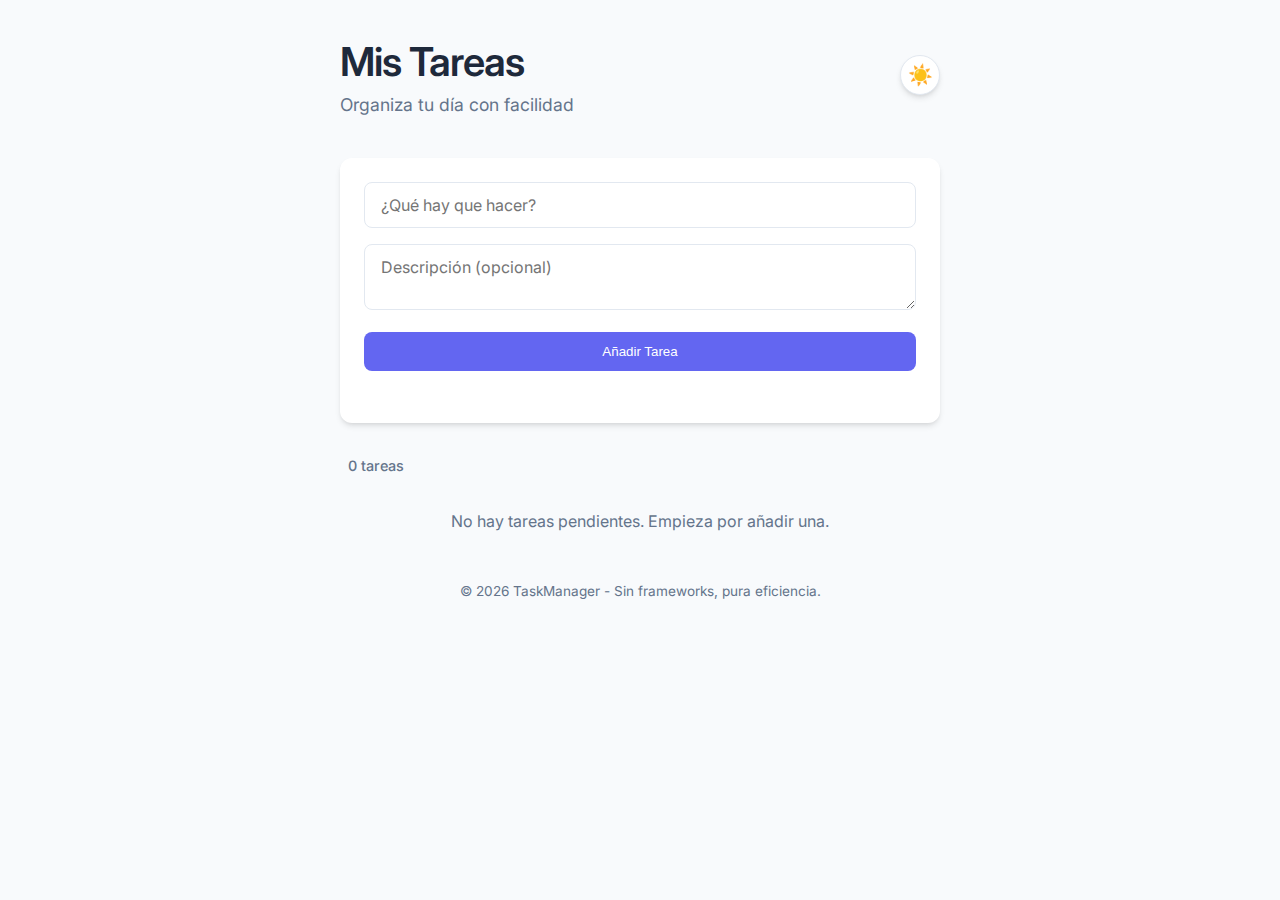
<file: index.html>
<!DOCTYPE html>
<html lang="es">

<head>
    <meta charset="UTF-8">
    <meta name="viewport" content="width=device-width, initial-scale=1.0">
    <title>Gestor de Tareas | Minimalist CRUD</title>
    <meta name="description" content="Un gestor de tareas simple, rápido y elegante construido con JavaScript puro.">
    <link rel="stylesheet" href="style.css">
    <link rel="preconnect" href="https://fonts.googleapis.com">
    <link rel="preconnect" href="https://fonts.gstatic.com" crossorigin>
    <link href="https://fonts.googleapis.com/css2?family=Inter:wght@300;400;500;600&display=swap" rel="stylesheet">
</head>

<body>
    <div class="container">
        <header>
            <div class="header-content">
                <h1>Mis Tareas</h1>
                <p class="subtitle">Organiza tu día con facilidad</p>
            </div>
            <button id="theme-toggle" class="theme-toggle" aria-label="Cambiar tema">
                <span class="sun-icon">☀️</span>
                <span class="moon-icon">🌙</span>
            </button>
        </header>

        <main>
            <section class="task-form-container">
                <form id="task-form" class="task-form outline-none">
                    <div class="form-group">
                        <input type="text" id="task-title" placeholder="¿Qué hay que hacer?" required
                            autocomplete="off">
                    </div>
                    <div class="form-group">
                        <textarea id="task-description" placeholder="Descripción (opcional)" rows="2"></textarea>
                    </div>
                    <button type="submit" id="submit-btn" class="btn-primary">Añadir Tarea</button>
                    <div id="form-feedback" class="feedback"></div>
                </form>
            </section>

            <section class="task-list-container">
                <div class="list-header">
                    <span id="task-count">0 tareas</span>
                    <div class="filters">
                        <!-- Future expansion: filters could go here -->
                    </div>
                </div>
                <ul id="task-list" class="task-list">
                    <!-- Tasks will be injected here -->
                </ul>
            </section>
        </main>

        <footer>
            <p>&copy; 2026 TaskManager - Sin frameworks, pura eficiencia.</p>
        </footer>
    </div>

    <!-- Edit Modal -->
    <div id="edit-modal" class="modal">
        <div class="modal-content">
            <h2>Editar Tarea</h2>
            <form id="edit-form">
                <input type="hidden" id="edit-task-id">
                <div class="form-group">
                    <label for="edit-title">Título</label>
                    <input type="text" id="edit-title" required>
                </div>
                <div class="form-group">
                    <label for="edit-description">Descripción</label>
                    <textarea id="edit-description" rows="3"></textarea>
                </div>
                <div class="modal-actions">
                    <button type="button" class="btn-secondary" id="close-modal">Cancelar</button>
                    <button type="submit" class="btn-primary">Guardar Cambios</button>
                </div>
            </form>
        </div>
    </div>

    <!-- Delete Confirmation Modal (Native-like implementation) -->
    <div id="confirm-modal" class="modal">
        <div class="modal-content confirm-box">
            <h3>¿Eliminar tarea?</h3>
            <p>Esta acción no se puede deshacer.</p>
            <div class="modal-actions">
                <button class="btn-secondary" id="cancel-delete">Cancelar</button>
                <button class="btn-danger" id="confirm-delete">Eliminar</button>
            </div>
        </div>
    </div>

    <script src="app.js" type="module"></script>
</body>

</html>
</file>
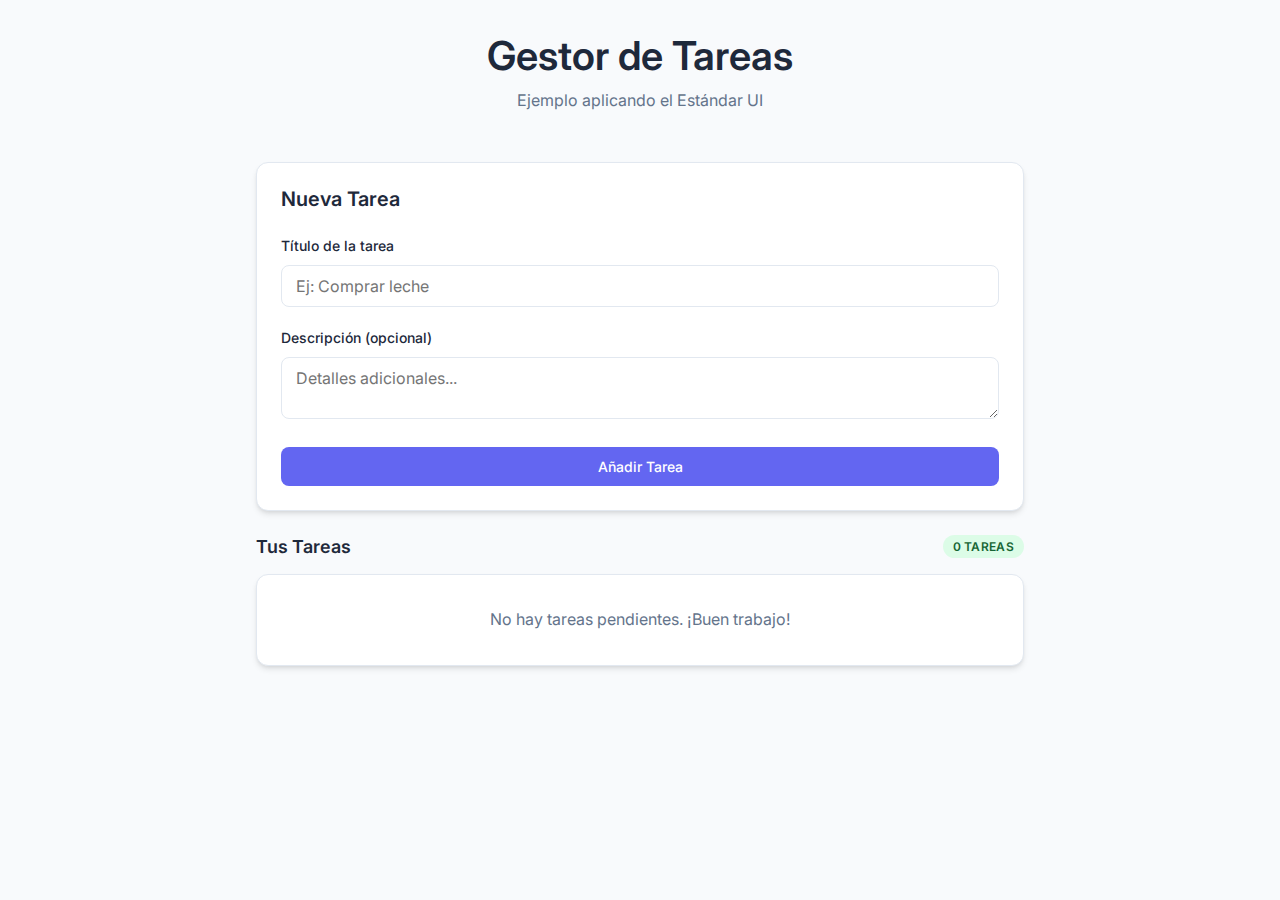
<file: example/index.html>
<!DOCTYPE html>
<html lang="es">

<head>
    <meta charset="UTF-8">
    <meta name="viewport" content="width=device-width, initial-scale=1.0">
    <title>Estándar UI | CRUD Ejemplo</title>
    <!-- Google Fonts -->
    <link rel="preconnect" href="https://fonts.googleapis.com">
    <link rel="preconnect" href="https://fonts.gstatic.com" crossorigin>
    <link href="https://fonts.googleapis.com/css2?family=Inter:wght@400;500;600&display=swap" rel="stylesheet">
    <!-- UI Standards Base -->
    <link rel="stylesheet" href="../ui-standards-base.css">
    <style>
        .header {
            text-align: center;
            margin-bottom: 3rem;
        }

        .header__title {
            font-size: 2.5rem;
            color: var(--ui-text);
            margin-bottom: 0.5rem;
        }

        .header__subtitle {
            color: var(--ui-text-light);
        }

        .task-item {
            display: flex;
            justify-content: space-between;
            align-items: center;
            padding: 1rem;
            border-bottom: 1px solid var(--ui-border);
        }

        .task-item:last-child {
            border-bottom: none;
        }

        .task-item__content {
            flex: 1;
        }

        .task-item__title {
            font-weight: 500;
            display: block;
        }

        .task-item__desc {
            font-size: 0.875rem;
            color: var(--ui-text-light);
        }

        .task-item__actions {
            display: flex;
            gap: 0.5rem;
        }
    </style>
</head>

<body>
    <div class="l-container">
        <header class="header">
            <h1 class="header__title">Gestor de Tareas</h1>
            <p class="header__subtitle">Ejemplo aplicando el Estándar UI</p>
        </header>

        <main>
            <!-- Form Card -->
            <section class="c-card">
                <h2 style="margin-bottom: 1.5rem; font-size: 1.25rem;">Nueva Tarea</h2>
                <form id="task-form">
                    <div class="form-group">
                        <label for="task-title" class="form-label">Título de la tarea</label>
                        <input type="text" id="task-title" class="c-input" placeholder="Ej: Comprar leche" required>
                    </div>
                    <div class="form-group">
                        <label for="task-desc" class="form-label">Descripción (opcional)</label>
                        <textarea id="task-desc" class="c-textarea" rows="2"
                            placeholder="Detalles adicionales..."></textarea>
                    </div>
                    <button type="submit" class="c-button c-button--primary" style="width: 100%;">
                        <span>Añadir Tarea</span>
                    </button>
                </form>
            </section>

            <!-- List Section -->
            <section>
                <div style="display: flex; justify-content: space-between; align-items: center; margin-bottom: 1rem;">
                    <h2 style="font-size: 1.125rem;">Tus Tareas</h2>
                    <span id="task-count" class="c-badge c-badge--success">0 tareas</span>
                </div>
                <div id="task-list-container" class="c-card" style="padding: 0;">
                    <div id="empty-state" style="padding: 2rem; text-align: center; color: var(--ui-text-light);">
                        No hay tareas pendientes. ¡Buen trabajo!
                    </div>
                    <div id="task-list"></div>
                </div>
            </section>
        </main>
    </div>

    <!-- Edit Modal -->
    <div id="edit-modal" class="c-modal">
        <div class="c-modal__content">
            <div class="c-modal__header">
                <h3>Editar Tarea</h3>
            </div>
            <form id="edit-form">
                <div class="c-modal__body">
                    <input type="hidden" id="edit-id">
                    <div class="form-group">
                        <label for="edit-title" class="form-label">Título</label>
                        <input type="text" id="edit-title" class="c-input" required>
                    </div>
                    <div class="form-group">
                        <label for="edit-desc" class="form-label">Descripción</label>
                        <textarea id="edit-desc" class="c-textarea" rows="3"></textarea>
                    </div>
                </div>
                <div class="c-modal__footer">
                    <button type="button" class="c-button c-button--secondary" id="close-modal">Cancelar</button>
                    <button type="submit" class="c-button c-button--primary">Guardar Cambios</button>
                </div>
            </form>
        </div>
    </div>

    <script src="app.js" type="module"></script>
</body>

</html>
</file>
<file: style.css>
:root {
    --primary: #6366f1;
    --primary-hover: #4f46e5;
    --bg-main: #f8fafc;
    --bg-card: #ffffff;
    --text-main: #1e293b;
    --text-muted: #64748b;
    --border: #e2e8f0;
    --success: #22c55e;
    --danger: #ef4444;
    --radius: 12px;
    --shadow: 0 4px 6px -1px rgb(0 0 0 / 0.1), 0 2px 4px -2px rgb(0 0 0 / 0.1);
    --shadow-lg: 0 10px 15px -3px rgb(0 0 0 / 0.1), 0 4px 6px -4px rgb(0 0 0 / 0.1);

    /* Transitions */
    --transition-speed: 0.3s;
}

[data-theme="dark"] {
    --bg-main: #0f172a;
    --bg-card: #1e293b;
    --text-main: #f8fafc;
    --text-muted: #94a3b8;
    --border: #334155;
    --shadow: 0 4px 6px -1px rgb(0 0 0 / 0.5);
    --shadow-lg: 0 10px 15px -3px rgb(0 0 0 / 0.5);
}

* {
    margin: 0;
    padding: 0;
    box-sizing: border-box;
}

body {
    font-family: 'Inter', system-ui, -apple-system, sans-serif;
    background-color: var(--bg-main);
    color: var(--text-main);
    line-height: 1.5;
    display: flex;
    justify-content: center;
    padding: 2rem 1rem;
    min-height: 100vh;
    transition: background-color var(--transition-speed), color var(--transition-speed);
}

.container {
    width: 100%;
    max-width: 600px;
}

header {
    display: flex;
    justify-content: space-between;
    align-items: center;
    margin-bottom: 2.5rem;
}

.header-content {
    flex: 1;
    text-align: left;
}

.theme-toggle {
    background: var(--bg-card);
    border: 1px solid var(--border);
    color: var(--text-main);
    padding: 0.5rem;
    border-radius: 50%;
    cursor: pointer;
    width: 40px;
    height: 40px;
    display: flex;
    align-items: center;
    justify-content: center;
    transition: all var(--transition-speed);
    box-shadow: var(--shadow);
    font-size: 1.25rem;
}

.theme-toggle:hover {
    transform: scale(1.1);
    box-shadow: var(--shadow-lg);
}

.theme-toggle .moon-icon {
    display: none;
}

[data-theme="dark"] .theme-toggle .sun-icon {
    display: none;
}

[data-theme="dark"] .theme-toggle .moon-icon {
    display: block;
}

[data-theme="dark"] .task-item.completed {
    background-color: #1e293b;
    opacity: 0.6;
}

[data-theme="dark"] .action-btn:hover,
[data-theme="dark"] .btn-secondary {
    background-color: #334155;
    color: #f8fafc;
}

header h1 {
    font-size: 2.5rem;
    font-weight: 600;
    color: var(--text-main);
    letter-spacing: -0.025em;
}

.subtitle {
    color: var(--text-muted);
    font-size: 1.1rem;
}

/* Form Styles */
.task-form-container {
    background: var(--bg-card);
    padding: 1.5rem;
    border-radius: var(--radius);
    box-shadow: var(--shadow);
    margin-bottom: 2rem;
}

.form-group {
    margin-bottom: 1rem;
}

input[type="text"],
textarea {
    width: 100%;
    padding: 0.75rem 1rem;
    border: 1px solid var(--border);
    border-radius: 8px;
    font-size: 1rem;
    font-family: inherit;
    transition: all 0.2s ease;
}

input[type="text"]:focus,
textarea:focus {
    outline: none;
    border-color: var(--primary);
    box-shadow: 0 0 0 3px rgba(99, 102, 241, 0.1);
}

.btn-primary {
    background-color: var(--primary);
    color: white;
    border: none;
    padding: 0.75rem 1.5rem;
    border-radius: 8px;
    font-weight: 500;
    cursor: pointer;
    width: 100%;
    transition: background-color 0.2s ease;
}

.btn-primary:hover {
    background-color: var(--primary-hover);
}

/* Task List */
.list-header {
    display: flex;
    justify-content: space-between;
    align-items: center;
    margin-bottom: 1rem;
    padding: 0 0.5rem;
    color: var(--text-muted);
    font-weight: 500;
    font-size: 0.9rem;
}

.task-list {
    list-style: none;
}

.task-item {
    background: var(--bg-card);
    padding: 1.25rem;
    border-radius: var(--radius);
    box-shadow: var(--shadow);
    margin-bottom: 1rem;
    display: flex;
    justify-content: space-between;
    align-items: flex-start;
    animation: slideIn 0.3s ease-out;
    transition: transform 0.2s ease, box-shadow 0.2s ease;
}

.task-item:hover {
    transform: translateY(-2px);
    box-shadow: var(--shadow-lg);
}

@keyframes slideIn {
    from {
        opacity: 0;
        transform: translateY(10px);
    }

    to {
        opacity: 1;
        transform: translateY(0);
    }
}

.task-content {
    flex: 1;
    margin-right: 1rem;
}

.task-title {
    font-weight: 600;
    font-size: 1.1rem;
    margin-bottom: 0.25rem;
    display: block;
}

.task-desc {
    color: var(--text-muted);
    font-size: 0.95rem;
}

.task-meta {
    font-size: 0.8rem;
    color: var(--text-muted);
    margin-top: 0.5rem;
    display: block;
}

.task-item.completed .task-title {
    text-decoration: line-through;
    color: var(--text-muted);
}

.task-item.completed {
    opacity: 0.7;
    background-color: #f1f5f9;
}

/* Task Actions */
.task-actions {
    display: flex;
    gap: 0.5rem;
}

.action-btn {
    border: none;
    background: transparent;
    cursor: pointer;
    padding: 0.5rem;
    border-radius: 6px;
    display: flex;
    align-items: center;
    justify-content: center;
    transition: background-color 0.2s;
}

.btn-check {
    color: var(--success);
}

.btn-edit {
    color: var(--primary);
}

.btn-delete {
    color: var(--danger);
}

.action-btn:hover {
    background-color: #f1f5f9;
}

/* Modals */
.modal {
    display: none;
    position: fixed;
    z-index: 1000;
    left: 0;
    top: 0;
    width: 100%;
    height: 100%;
    background-color: rgba(0, 0, 0, 0.5);
    backdrop-filter: blur(4px);
    align-items: center;
    justify-content: center;
}

.modal.active {
    display: flex;
}

.modal-content {
    background-color: var(--bg-card);
    padding: 2rem;
    border-radius: var(--radius);
    width: 100%;
    max-width: 450px;
    box-shadow: var(--shadow-lg);
}

.modal-content h2,
.modal-content h3 {
    margin-bottom: 1.5rem;
}

.modal-actions {
    display: flex;
    justify-content: flex-end;
    gap: 1rem;
    margin-top: 2rem;
}

.btn-secondary {
    background-color: #f1f5f9;
    color: var(--text-main);
    border: none;
    padding: 0.75rem 1.5rem;
    border-radius: 8px;
    font-weight: 500;
    cursor: pointer;
}

.btn-danger {
    background-color: var(--danger);
    color: white;
    border: none;
    padding: 0.75rem 1.5rem;
    border-radius: 8px;
    font-weight: 500;
    cursor: pointer;
}

.feedback {
    margin-top: 0.5rem;
    font-size: 0.85rem;
    min-height: 1.25rem;
}

.feedback.error {
    color: var(--danger);
}

.feedback.success {
    color: var(--success);
}

/* Responsive */
@media (max-width: 480px) {
    header h1 {
        font-size: 2rem;
    }

    .container {
        padding: 0.5rem;
    }
}

footer {
    text-align: center;
    margin-top: 3rem;
    color: var(--text-muted);
    font-size: 0.85rem;
}
</file>
<file: ui-standards-base.css>
/* 
 * UI STANDARDS BASE CSS
 * A clean, minimalist system for pure HTML/JS CRUDs
 */

:root {
    /* Design Tokens */
    --ui-primary: #6366f1;
    --ui-primary-hover: #4f46e5;
    --ui-primary-focus: rgba(99, 102, 241, 0.2);

    --ui-success: #22c55e;
    --ui-danger: #ef4444;
    --ui-warning: #f59e0b;

    --ui-bg: #f8fafc;
    --ui-surface: #ffffff;

    --ui-text: #1e293b;
    --ui-text-light: #64748b;

    --ui-border: #e2e8f0;
    --ui-border-focus: #6366f1;

    --ui-radius-sm: 8px;
    --ui-radius-md: 12px;

    --ui-shadow-sm: 0 1px 3px rgba(0, 0, 0, 0.1);
    --ui-shadow-md: 0 4px 6px -1px rgba(0, 0, 0, 0.1), 0 2px 4px -2px rgba(0, 0, 0, 0.1);
    --ui-shadow-lg: 0 10px 15px -3px rgba(0, 0, 0, 0.1), 0 4px 6px -4px rgba(0, 0, 0, 0.1);

    --ui-transition: all 0.2s ease;
}

/* Base Reset */
* {
    margin: 0;
    padding: 0;
    box-sizing: border-box;
}

body {
    font-family: 'Inter', system-ui, -apple-system, sans-serif;
    background-color: var(--ui-bg);
    color: var(--ui-text);
    line-height: 1.6;
    -webkit-font-smoothing: antialiased;
}

/* Typography */
h1,
h2,
h3,
h4 {
    font-weight: 600;
    line-height: 1.2;
}

/* Layout */
.l-container {
    max-width: 800px;
    margin: 0 auto;
    padding: 2rem 1rem;
}

/* Components: Card */
.c-card {
    background: var(--ui-surface);
    border-radius: var(--ui-radius-md);
    box-shadow: var(--ui-shadow-md);
    padding: 1.5rem;
    margin-bottom: 1.5rem;
    border: 1px solid var(--ui-border);
}

/* Components: Button */
.c-button {
    display: inline-flex;
    align-items: center;
    justify-content: center;
    padding: 0.625rem 1.25rem;
    font-size: 0.875rem;
    font-weight: 500;
    border-radius: var(--ui-radius-sm);
    cursor: pointer;
    transition: var(--ui-transition);
    border: 1px solid transparent;
    gap: 0.5rem;
    text-decoration: none;
    font-family: inherit;
}

.c-button--primary {
    background-color: var(--ui-primary);
    color: white;
}

.c-button--primary:hover {
    background-color: var(--ui-primary-hover);
}

.c-button--secondary {
    background-color: var(--ui-surface);
    color: var(--ui-text);
    border-color: var(--ui-border);
}

.c-button--secondary:hover {
    background-color: var(--ui-bg);
}

.c-button--danger {
    background-color: var(--ui-danger);
    color: white;
}

.c-button--danger:hover {
    filter: brightness(0.9);
}

.c-button:active {
    transform: scale(0.98);
}

.c-button:disabled {
    opacity: 0.5;
    cursor: not-allowed;
    pointer-events: none;
}

/* Components: Form Fields */
.form-group {
    margin-bottom: 1.25rem;
}

.form-label {
    display: block;
    font-size: 0.875rem;
    font-weight: 500;
    margin-bottom: 0.5rem;
    color: var(--ui-text);
}

.c-input,
.c-textarea,
.c-select {
    width: 100%;
    padding: 0.625rem 0.875rem;
    font-size: 1rem;
    border-radius: var(--ui-radius-sm);
    border: 1px solid var(--ui-border);
    background-color: var(--ui-surface);
    font-family: inherit;
    transition: var(--ui-transition);
}

.c-input:focus,
.c-textarea:focus,
.c-select:focus {
    outline: none;
    border-color: var(--ui-border-focus);
    box-shadow: 0 0 0 3px var(--ui-primary-focus);
}

.c-input--error {
    border-color: var(--ui-danger);
}

.c-input--error:focus {
    box-shadow: 0 0 0 3px rgba(239, 68, 68, 0.1);
}

/* Components: Modal */
.c-modal {
    display: none;
    position: fixed;
    top: 0;
    left: 0;
    width: 100%;
    height: 100%;
    background: rgba(15, 23, 42, 0.6);
    backdrop-filter: blur(4px);
    z-index: 1000;
    align-items: center;
    justify-content: center;
    padding: 1rem;
}

.c-modal--active {
    display: flex;
}

.c-modal__content {
    background: var(--ui-surface);
    border-radius: var(--ui-radius-md);
    width: 100%;
    max-width: 500px;
    box-shadow: var(--ui-shadow-lg);
    position: relative;
    animation: modalIn 0.3s ease-out;
}

@keyframes modalIn {
    from {
        opacity: 0;
        transform: translateY(20px);
    }

    to {
        opacity: 1;
        transform: translateY(0);
    }
}

.c-modal__header {
    padding: 1.25rem 1.5rem;
    border-bottom: 1px solid var(--ui-border);
}

.c-modal__body {
    padding: 1.5rem;
}

.c-modal__footer {
    padding: 1.25rem 1.5rem;
    border-top: 1px solid var(--ui-border);
    display: flex;
    justify-content: flex-end;
    gap: 0.75rem;
}

/* Components: Badge */
.c-badge {
    display: inline-flex;
    padding: 0.125rem 0.625rem;
    font-size: 0.75rem;
    font-weight: 600;
    border-radius: 9999px;
    text-transform: uppercase;
    letter-spacing: 0.025em;
}

.c-badge--success {
    background: #dcfce7;
    color: #166534;
}

.c-badge--warning {
    background: #fef9c3;
    color: #854d0e;
}

.c-badge--danger {
    background: #fee2e2;
    color: #991b1b;
}

/* States */
.is-hidden {
    display: none !important;
}

.is-loading {
    position: relative;
    pointer-events: none;
    color: transparent !important;
}

.is-loading::after {
    content: "";
    position: absolute;
    width: 16px;
    height: 16px;
    border: 2px solid white;
    border-top-color: transparent;
    border-radius: 50%;
    animation: spin 0.6s linear infinite;
}

@keyframes spin {
    to {
        transform: rotate(360deg);
    }
}
</file>
